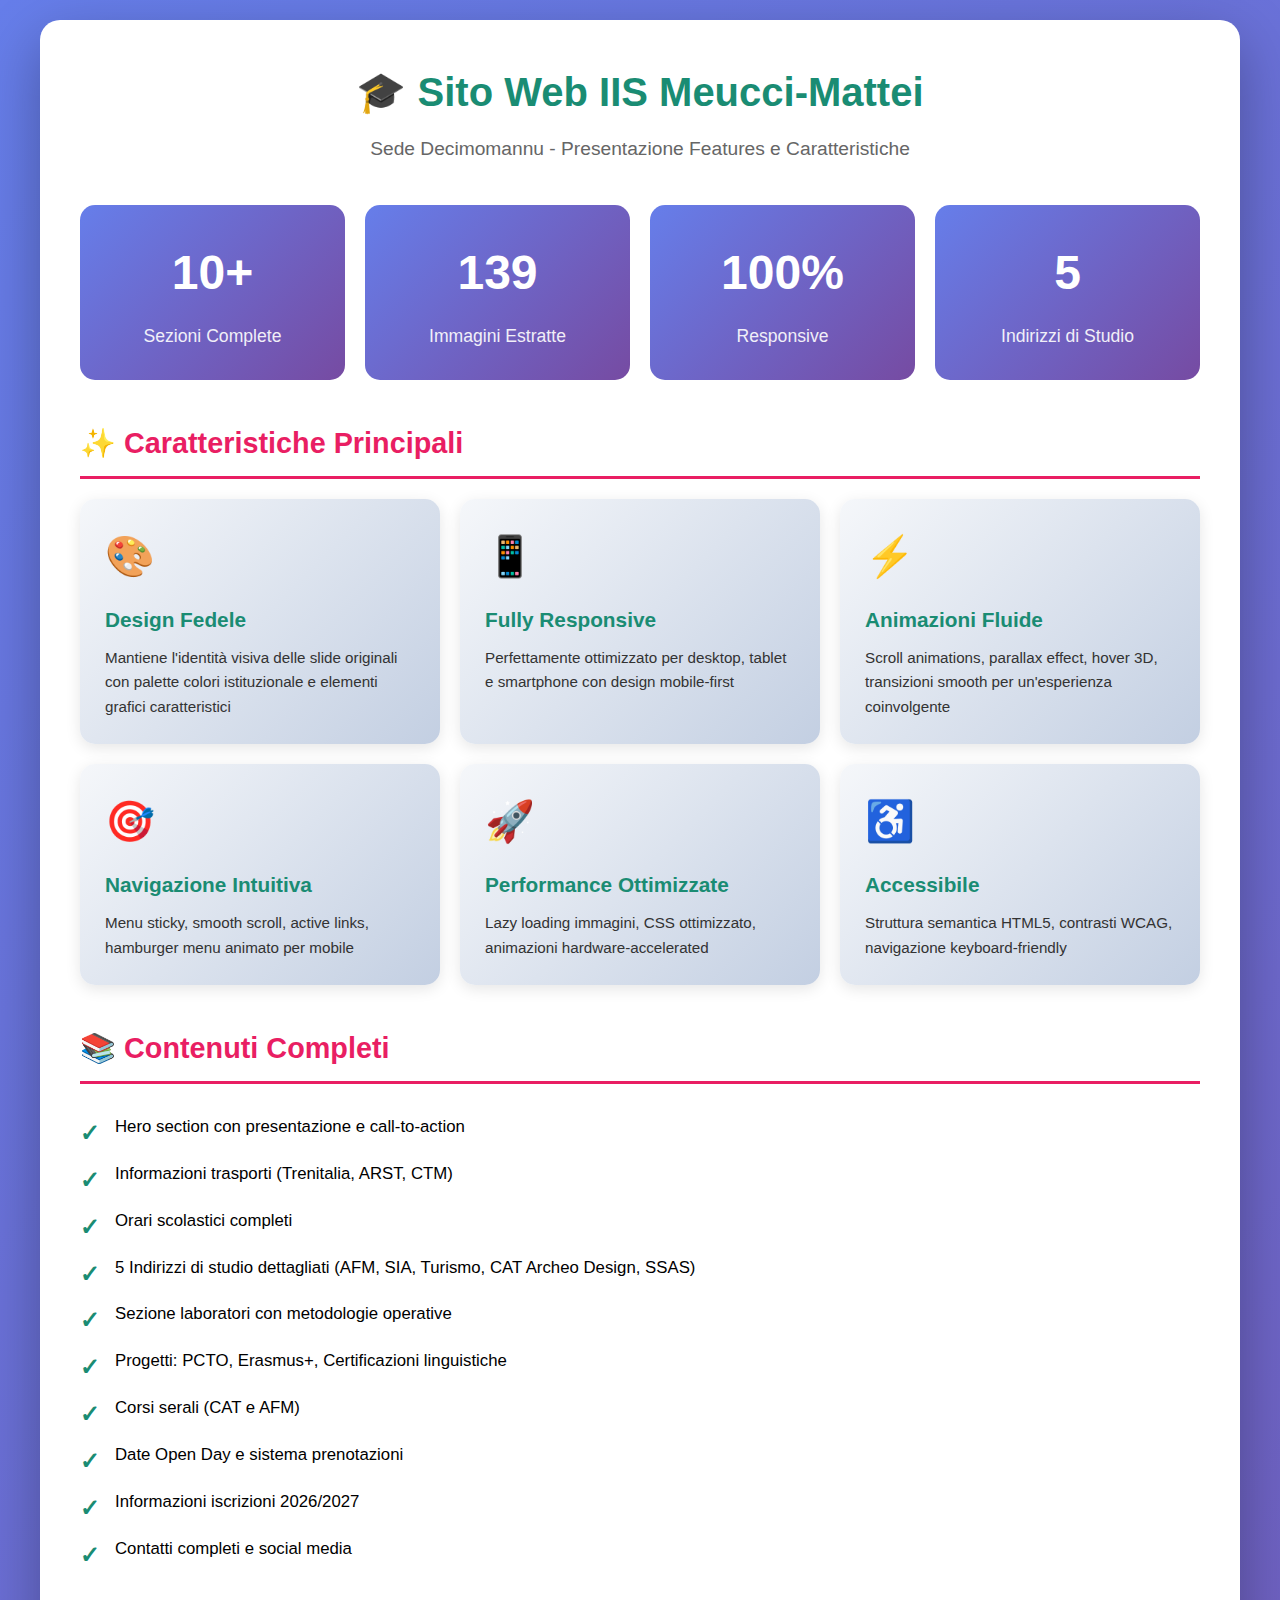
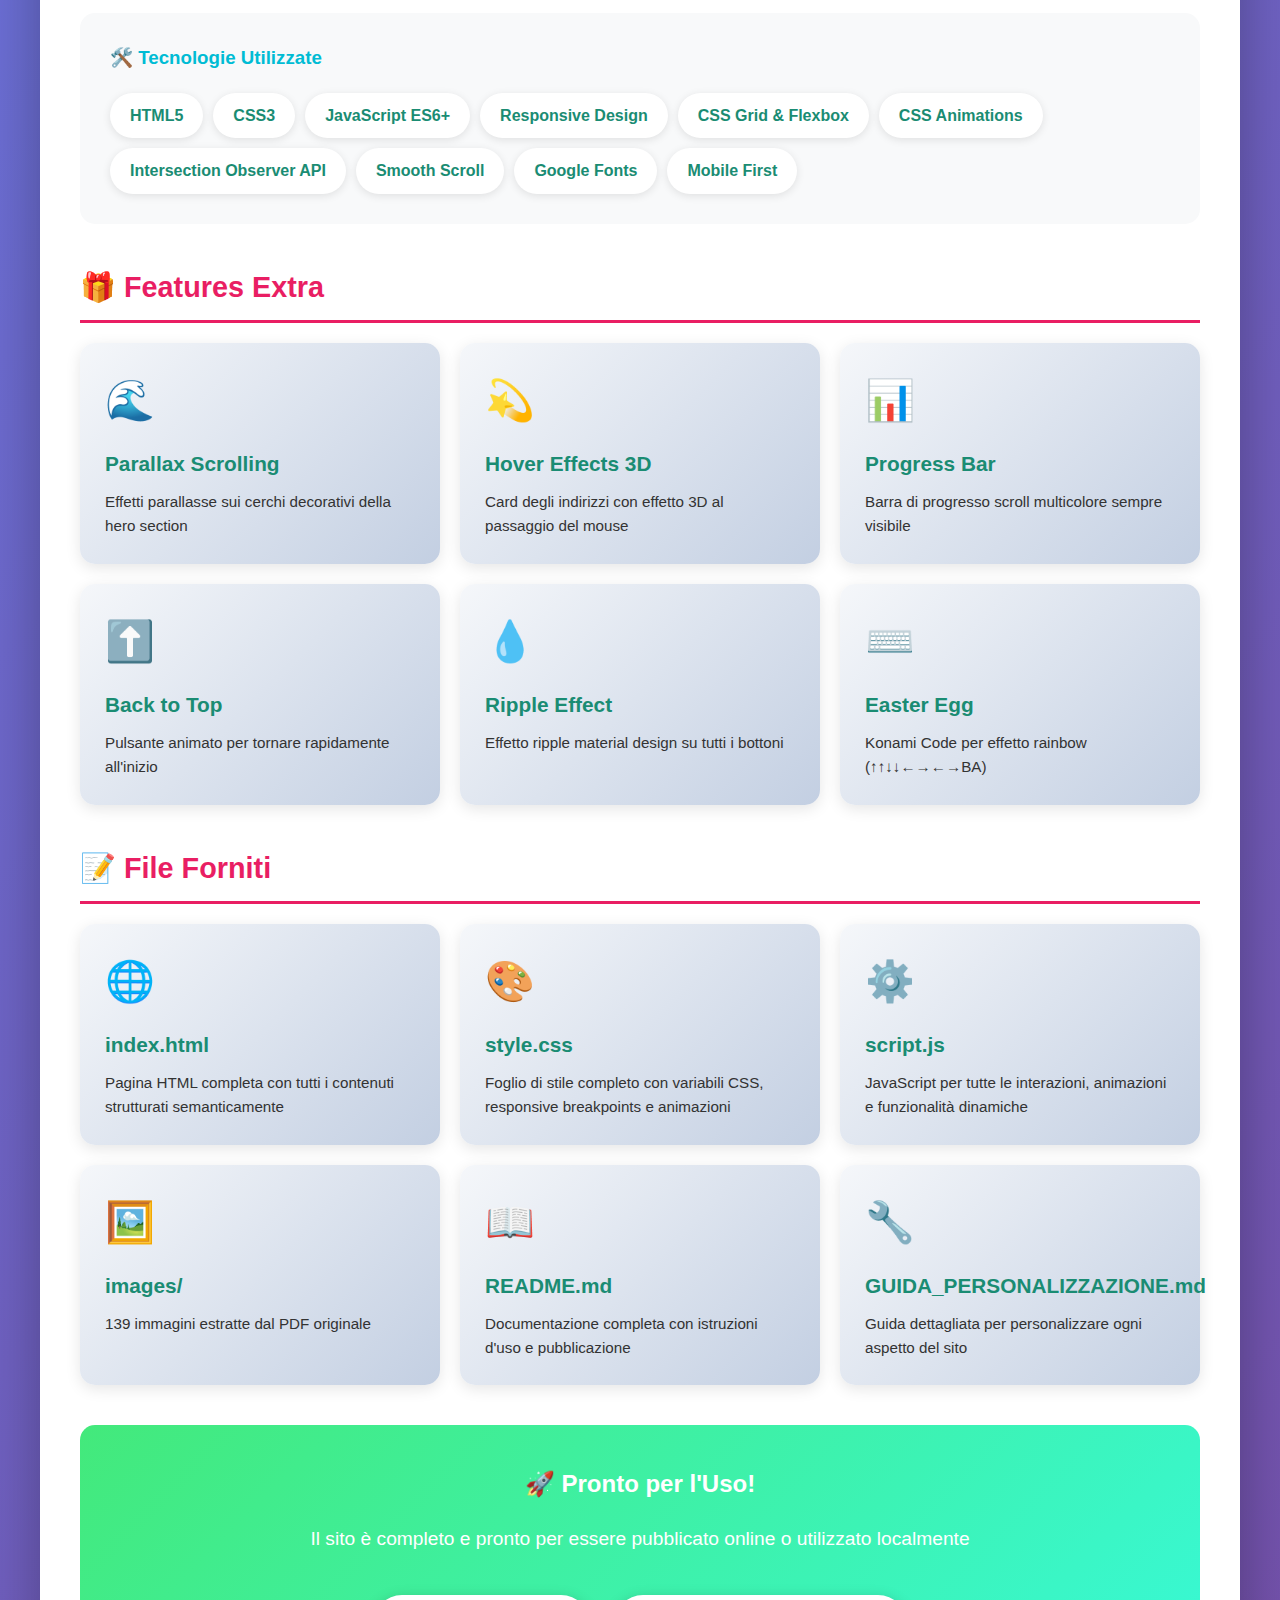
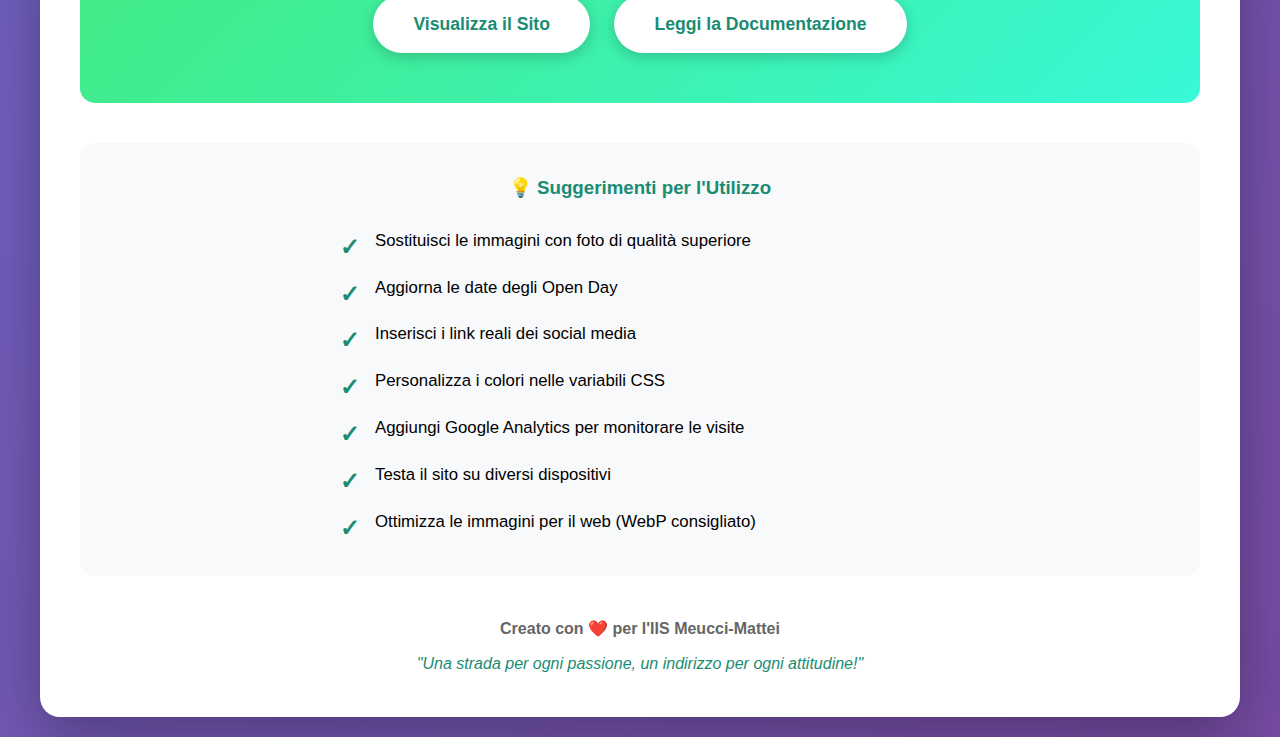
<file: FEATURES.html>
<!DOCTYPE html>
<html lang="it">
<head>
    <meta charset="UTF-8">
    <meta name="viewport" content="width=device-width, initial-scale=1.0">
    <title>Features del Sito - IIS Meucci-Mattei</title>
    <style>
        * {
            margin: 0;
            padding: 0;
            box-sizing: border-box;
        }
        
        body {
            font-family: 'Segoe UI', Tahoma, Geneva, Verdana, sans-serif;
            line-height: 1.6;
            background: linear-gradient(135deg, #667eea 0%, #764ba2 100%);
            padding: 20px;
        }
        
        .container {
            max-width: 1200px;
            margin: 0 auto;
            background: white;
            border-radius: 20px;
            padding: 40px;
            box-shadow: 0 20px 60px rgba(0,0,0,0.3);
        }
        
        h1 {
            color: #1a8c73;
            font-size: 2.5rem;
            margin-bottom: 10px;
            text-align: center;
        }
        
        .subtitle {
            text-align: center;
            color: #666;
            font-size: 1.2rem;
            margin-bottom: 40px;
        }
        
        .feature-section {
            margin-bottom: 40px;
        }
        
        .feature-section h2 {
            color: #e91e63;
            font-size: 1.8rem;
            margin-bottom: 20px;
            padding-bottom: 10px;
            border-bottom: 3px solid #e91e63;
        }
        
        .features-grid {
            display: grid;
            grid-template-columns: repeat(auto-fit, minmax(300px, 1fr));
            gap: 20px;
            margin-top: 20px;
        }
        
        .feature-card {
            background: linear-gradient(135deg, #f5f7fa 0%, #c3cfe2 100%);
            padding: 25px;
            border-radius: 15px;
            box-shadow: 0 4px 15px rgba(0,0,0,0.1);
            transition: transform 0.3s ease;
        }
        
        .feature-card:hover {
            transform: translateY(-5px);
            box-shadow: 0 8px 25px rgba(0,0,0,0.15);
        }
        
        .feature-card h3 {
            color: #1a8c73;
            font-size: 1.3rem;
            margin-bottom: 10px;
        }
        
        .feature-card p {
            color: #333;
            font-size: 0.95rem;
        }
        
        .icon {
            font-size: 2.5rem;
            margin-bottom: 15px;
            display: block;
        }
        
        .stats {
            display: grid;
            grid-template-columns: repeat(auto-fit, minmax(200px, 1fr));
            gap: 20px;
            margin: 40px 0;
        }
        
        .stat-box {
            background: linear-gradient(135deg, #667eea 0%, #764ba2 100%);
            color: white;
            padding: 30px;
            border-radius: 15px;
            text-align: center;
        }
        
        .stat-number {
            font-size: 3rem;
            font-weight: bold;
            margin-bottom: 10px;
        }
        
        .stat-label {
            font-size: 1.1rem;
            opacity: 0.9;
        }
        
        .tech-stack {
            background: #f8f9fa;
            padding: 30px;
            border-radius: 15px;
            margin: 40px 0;
        }
        
        .tech-stack h3 {
            color: #00bcd4;
            margin-bottom: 20px;
        }
        
        .tech-tags {
            display: flex;
            flex-wrap: wrap;
            gap: 10px;
        }
        
        .tech-tag {
            background: white;
            padding: 10px 20px;
            border-radius: 25px;
            font-weight: 600;
            color: #1a8c73;
            box-shadow: 0 2px 8px rgba(0,0,0,0.1);
        }
        
        .cta-section {
            background: linear-gradient(135deg, #43e97b 0%, #38f9d7 100%);
            padding: 40px;
            border-radius: 15px;
            text-align: center;
            margin-top: 40px;
        }
        
        .cta-section h2 {
            color: white;
            margin-bottom: 20px;
            border: none;
        }
        
        .cta-button {
            display: inline-block;
            background: white;
            color: #1a8c73;
            padding: 15px 40px;
            border-radius: 50px;
            text-decoration: none;
            font-weight: 700;
            font-size: 1.1rem;
            box-shadow: 0 4px 15px rgba(0,0,0,0.2);
            transition: all 0.3s ease;
            margin: 10px;
        }
        
        .cta-button:hover {
            transform: translateY(-3px);
            box-shadow: 0 6px 20px rgba(0,0,0,0.3);
        }
        
        .checklist {
            list-style: none;
            padding: 0;
        }
        
        .checklist li {
            padding: 10px 0;
            padding-left: 35px;
            position: relative;
            font-size: 1.05rem;
        }
        
        .checklist li::before {
            content: '✓';
            position: absolute;
            left: 0;
            color: #1a8c73;
            font-size: 1.5rem;
            font-weight: bold;
        }
        
        @media (max-width: 768px) {
            .container {
                padding: 20px;
            }
            
            h1 {
                font-size: 2rem;
            }
            
            .stat-number {
                font-size: 2rem;
            }
        }
    </style>
</head>
<body>
    <div class="container">
        <h1>🎓 Sito Web IIS Meucci-Mattei</h1>
        <p class="subtitle">Sede Decimomannu - Presentazione Features e Caratteristiche</p>
        
        <div class="stats">
            <div class="stat-box">
                <div class="stat-number">10+</div>
                <div class="stat-label">Sezioni Complete</div>
            </div>
            <div class="stat-box">
                <div class="stat-number">139</div>
                <div class="stat-label">Immagini Estratte</div>
            </div>
            <div class="stat-box">
                <div class="stat-number">100%</div>
                <div class="stat-label">Responsive</div>
            </div>
            <div class="stat-box">
                <div class="stat-number">5</div>
                <div class="stat-label">Indirizzi di Studio</div>
            </div>
        </div>
        
        <div class="feature-section">
            <h2>✨ Caratteristiche Principali</h2>
            <div class="features-grid">
                <div class="feature-card">
                    <span class="icon">🎨</span>
                    <h3>Design Fedele</h3>
                    <p>Mantiene l'identità visiva delle slide originali con palette colori istituzionale e elementi grafici caratteristici</p>
                </div>
                <div class="feature-card">
                    <span class="icon">📱</span>
                    <h3>Fully Responsive</h3>
                    <p>Perfettamente ottimizzato per desktop, tablet e smartphone con design mobile-first</p>
                </div>
                <div class="feature-card">
                    <span class="icon">⚡</span>
                    <h3>Animazioni Fluide</h3>
                    <p>Scroll animations, parallax effect, hover 3D, transizioni smooth per un'esperienza coinvolgente</p>
                </div>
                <div class="feature-card">
                    <span class="icon">🎯</span>
                    <h3>Navigazione Intuitiva</h3>
                    <p>Menu sticky, smooth scroll, active links, hamburger menu animato per mobile</p>
                </div>
                <div class="feature-card">
                    <span class="icon">🚀</span>
                    <h3>Performance Ottimizzate</h3>
                    <p>Lazy loading immagini, CSS ottimizzato, animazioni hardware-accelerated</p>
                </div>
                <div class="feature-card">
                    <span class="icon">♿</span>
                    <h3>Accessibile</h3>
                    <p>Struttura semantica HTML5, contrasti WCAG, navigazione keyboard-friendly</p>
                </div>
            </div>
        </div>
        
        <div class="feature-section">
            <h2>📚 Contenuti Completi</h2>
            <ul class="checklist">
                <li>Hero section con presentazione e call-to-action</li>
                <li>Informazioni trasporti (Trenitalia, ARST, CTM)</li>
                <li>Orari scolastici completi</li>
                <li>5 Indirizzi di studio dettagliati (AFM, SIA, Turismo, CAT Archeo Design, SSAS)</li>
                <li>Sezione laboratori con metodologie operative</li>
                <li>Progetti: PCTO, Erasmus+, Certificazioni linguistiche</li>
                <li>Corsi serali (CAT e AFM)</li>
                <li>Date Open Day e sistema prenotazioni</li>
                <li>Informazioni iscrizioni 2026/2027</li>
                <li>Contatti completi e social media</li>
            </ul>
        </div>
        
        <div class="tech-stack">
            <h3>🛠️ Tecnologie Utilizzate</h3>
            <div class="tech-tags">
                <span class="tech-tag">HTML5</span>
                <span class="tech-tag">CSS3</span>
                <span class="tech-tag">JavaScript ES6+</span>
                <span class="tech-tag">Responsive Design</span>
                <span class="tech-tag">CSS Grid & Flexbox</span>
                <span class="tech-tag">CSS Animations</span>
                <span class="tech-tag">Intersection Observer API</span>
                <span class="tech-tag">Smooth Scroll</span>
                <span class="tech-tag">Google Fonts</span>
                <span class="tech-tag">Mobile First</span>
            </div>
        </div>
        
        <div class="feature-section">
            <h2>🎁 Features Extra</h2>
            <div class="features-grid">
                <div class="feature-card">
                    <span class="icon">🌊</span>
                    <h3>Parallax Scrolling</h3>
                    <p>Effetti parallasse sui cerchi decorativi della hero section</p>
                </div>
                <div class="feature-card">
                    <span class="icon">💫</span>
                    <h3>Hover Effects 3D</h3>
                    <p>Card degli indirizzi con effetto 3D al passaggio del mouse</p>
                </div>
                <div class="feature-card">
                    <span class="icon">📊</span>
                    <h3>Progress Bar</h3>
                    <p>Barra di progresso scroll multicolore sempre visibile</p>
                </div>
                <div class="feature-card">
                    <span class="icon">⬆️</span>
                    <h3>Back to Top</h3>
                    <p>Pulsante animato per tornare rapidamente all'inizio</p>
                </div>
                <div class="feature-card">
                    <span class="icon">💧</span>
                    <h3>Ripple Effect</h3>
                    <p>Effetto ripple material design su tutti i bottoni</p>
                </div>
                <div class="feature-card">
                    <span class="icon">⌨️</span>
                    <h3>Easter Egg</h3>
                    <p>Konami Code per effetto rainbow (↑↑↓↓←→←→BA)</p>
                </div>
            </div>
        </div>
        
        <div class="feature-section">
            <h2>📝 File Forniti</h2>
            <div class="features-grid">
                <div class="feature-card">
                    <span class="icon">🌐</span>
                    <h3>index.html</h3>
                    <p>Pagina HTML completa con tutti i contenuti strutturati semanticamente</p>
                </div>
                <div class="feature-card">
                    <span class="icon">🎨</span>
                    <h3>style.css</h3>
                    <p>Foglio di stile completo con variabili CSS, responsive breakpoints e animazioni</p>
                </div>
                <div class="feature-card">
                    <span class="icon">⚙️</span>
                    <h3>script.js</h3>
                    <p>JavaScript per tutte le interazioni, animazioni e funzionalità dinamiche</p>
                </div>
                <div class="feature-card">
                    <span class="icon">🖼️</span>
                    <h3>images/</h3>
                    <p>139 immagini estratte dal PDF originale</p>
                </div>
                <div class="feature-card">
                    <span class="icon">📖</span>
                    <h3>README.md</h3>
                    <p>Documentazione completa con istruzioni d'uso e pubblicazione</p>
                </div>
                <div class="feature-card">
                    <span class="icon">🔧</span>
                    <h3>GUIDA_PERSONALIZZAZIONE.md</h3>
                    <p>Guida dettagliata per personalizzare ogni aspetto del sito</p>
                </div>
            </div>
        </div>
        
        <div class="cta-section">
            <h2>🚀 Pronto per l'Uso!</h2>
            <p style="color: white; font-size: 1.2rem; margin-bottom: 30px;">
                Il sito è completo e pronto per essere pubblicato online o utilizzato localmente
            </p>
            <a href="index.html" class="cta-button">Visualizza il Sito</a>
            <a href="README.md" class="cta-button">Leggi la Documentazione</a>
        </div>
        
        <div style="margin-top: 40px; padding: 30px; background: #f8f9fa; border-radius: 15px; text-align: center;">
            <h3 style="color: #1a8c73; margin-bottom: 15px;">💡 Suggerimenti per l'Utilizzo</h3>
            <ul class="checklist" style="max-width: 600px; margin: 0 auto; text-align: left;">
                <li>Sostituisci le immagini con foto di qualità superiore</li>
                <li>Aggiorna le date degli Open Day</li>
                <li>Inserisci i link reali dei social media</li>
                <li>Personalizza i colori nelle variabili CSS</li>
                <li>Aggiungi Google Analytics per monitorare le visite</li>
                <li>Testa il sito su diversi dispositivi</li>
                <li>Ottimizza le immagini per il web (WebP consigliato)</li>
            </ul>
        </div>
        
        <div style="margin-top: 40px; text-align: center; color: #666;">
            <p><strong>Creato con ❤️ per l'IIS Meucci-Mattei</strong></p>
            <p style="font-style: italic; color: #1a8c73; margin-top: 10px;">
                "Una strada per ogni passione, un indirizzo per ogni attitudine!"
            </p>
        </div>
    </div>
</body>
</html>
</file>
